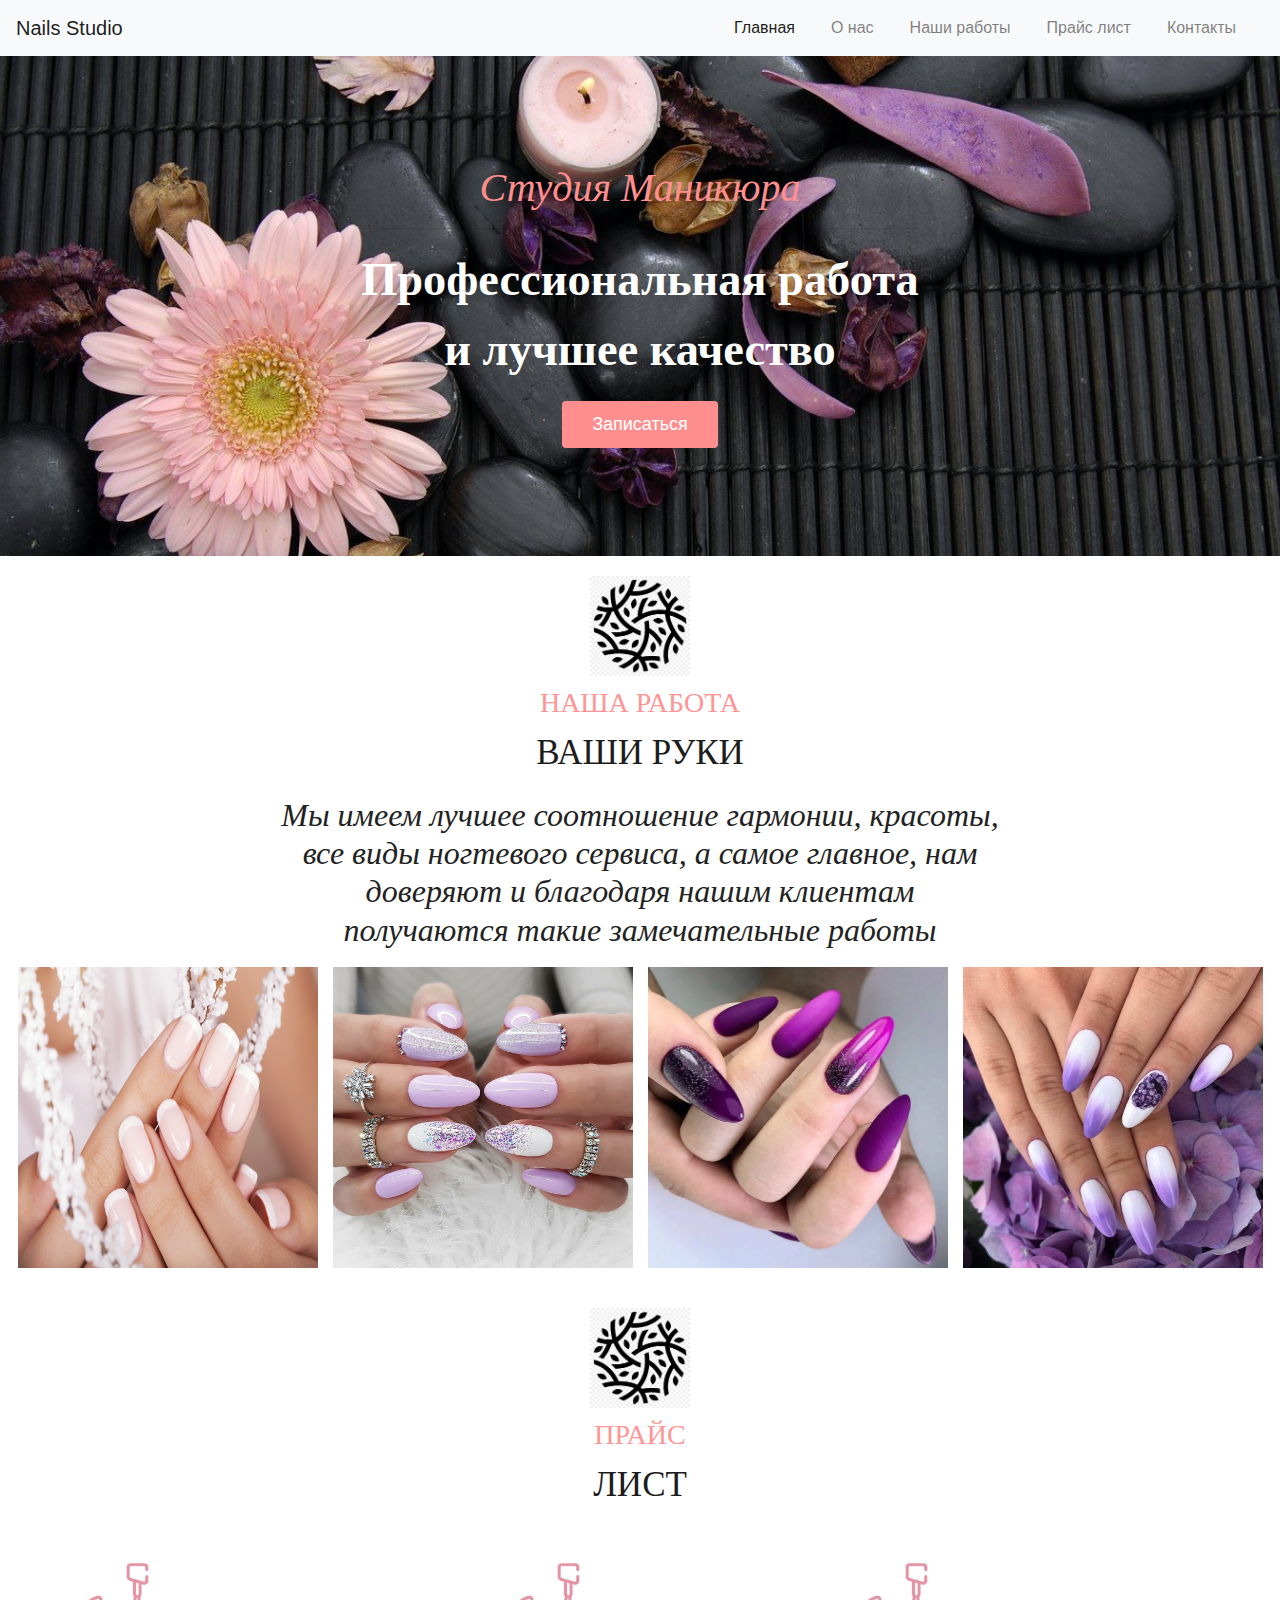
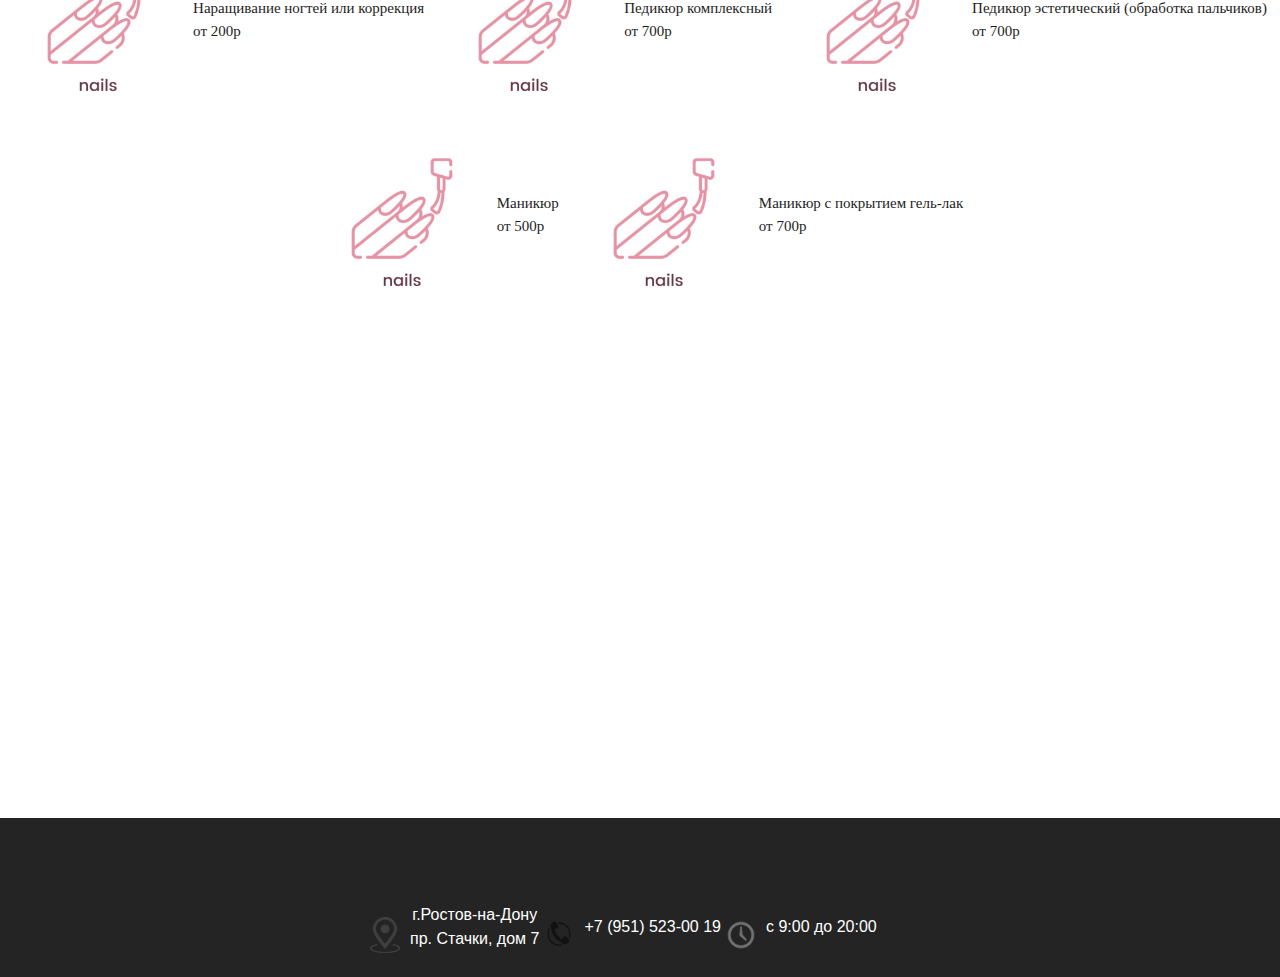
<file: index.html>
<!DOCTYPE html>
<html lang="en">
<head>
    <meta charset="UTF-8">
    <meta name="viewport" content="width=device-width, initial-scale=1.0">
    <title>Nails Studio</title>
    <link rel="stylesheet" href="https://stackpath.bootstrapcdn.com/bootstrap/4.5.2/css/bootstrap.min.css">
    <link rel="stylesheet" type="text/css" href="styles.css">
    <link rel="icon" href="1-1024x1024.png" type="image/x-icon">
</head>
<body>

<nav class="navbar navbar-expand-lg navbar-light bg-light fixed-top" style="margin-top: 0px !important">
    <a class="navbar-brand" href="#">Nails Studio</a>
    <button class="navbar-toggler" type="button" data-toggle="collapse" data-target="#navbarSupportedContent" aria-controls="navbarSupportedContent" aria-expanded="false" aria-label="Toggle navigation">
        <span class="navbar-toggler-icon"></span>
    </button>

    <div class="collapse navbar-collapse" id="navbarSupportedContent">
        <ul class="navbar-nav ml-auto">
            <li class="nav-item active">
                <a class="nav-link" href="#welcome-section">Главная</a>
            </li>
            <li class="nav-item">
                <a class="nav-link" href="#intro_text_1">О нас</a>
            </li>
            <li class="nav-item">
                <a class="nav-link" href="#gallery">Наши работы</a>
            </li>
            <li class="nav-item">
                <a class="nav-link" href="#price_text_1">Прайс лист</a>
            </li>
            <li class="nav-item">
                <a class="nav-link" href="#contact">Контакты</a>
            </li>
        </ul>
    </div>
</nav>

<div id="welcome-section" class="text-center" style="margin-top:3.5rem">
    <div class="welcome-text">
        <h2><em>Студия Маникюра</em></h2>
        <hr>
        <p><strong>Профессиональная работа <br> и лучшее качество</strong></p>
        <button id="openModal" class="btn btn-primary">Записаться</button>
    </div>
</div>

<div id="myModal" class="modal">
    <div class="modal-content">
        <span class="close">&times;</span>
        <h2>Записаться</h2>
        <form action="send_email.php" method="POST" id="appointmentForm">
            <label for="phoneNumber">Номер телефона:</label><br>
            <input type="tel" id="phoneNumber" name="phoneNumber" required><br>
            <label for="email">Email:</label><br>
            <input type="email" id="email" name="email" required><br><br>
            <input type="submit" value="Отправить" class="btn btn-primary">
        </form>
    </div>
</div>

<div id="intro_text_1" class="text-center">
    <div class="intro-content_text_1">
        <img src="origin-icon-tee-heal-the-world-foundation-logo-1439084.png" alt="Logo">
        <h3>НАША РАБОТА</h3>
    </div>
</div>

<div id="intro_text_2" class="text-center">
    <div class="intro-content_text_2">
        <p>ВАШИ РУКИ</p>
    </div>
</div>

<div id="intro" class="text-center">
    <div class="intro-content">
        <h2><em>Мы имеем лучшее соотношение гармонии, красоты, <br> все виды ногтевого сервиса, а самое главное, нам <br> доверяют и благодаря нашим клиентам <br> получаются такие замечательные работы</em></h2>
    </div>
</div>

<div id="gallery" class="text-center">
    <div class="gallery d-flex flex-wrap justify-content-around">
        <img src="1569265844_molochnyj-manikjur-31.jpg" alt="Manicure 1">
        <img src="1629823207_6-o-tendencii-com-p-manikyur-dizain-nezhnii-elegantnii-vesenni-6.jpg" alt="Manicure 2">
        <img src="1634776682_99-mykaleidoscope-ru-p-dizainerskii-manikyur-102.jpg" alt="Pedicure 2">
        <img src="045.jpg" alt="Pedicure 3">
    </div>
</div>

    <!-- Existing content -->
    <div id="price_text_1" class="text-center">
        <div class="price-content_text_1">
            <img src="origin-icon-tee-heal-the-world-foundation-logo-1439084.png" alt="Logo">
            <h3>ПРАЙС</h3>
        </div>
    </div>

    <div id="price_text_2" class="text-center">
        <div class="price-content_text_2">
            <p>ЛИСТ</p>
        </div>
    </div>

    <div class="price-list">
        <div class="price-gallery d-flex flex-wrap justify-content-center" id="priceGallery"></div>
    </div>
    <!-- Existing content -->

    <script>
        document.addEventListener('DOMContentLoaded', function() {
            fetch('price-list.json')
                .then(response => response.json())
                .then(data => {
                    const priceGallery = document.getElementById('priceGallery');
                    data.forEach(item => {
                        const priceItem = document.createElement('div');
                        priceItem.classList.add('price-item');
                        priceItem.innerHTML = `
                            <img src="${item.image}" alt="${item.description}">
                            <p>${item.description} <br> ${item.price}</p>
                        `;
                        priceGallery.appendChild(priceItem);
                    });
                })
                .catch(error => console.error('Error loading price list:', error));
        });
    </script>
<div id="contact" class="contact-info text-center">
    <div class="container">
        <div class="row">
            <div class="col-md-6 map-container">
                <iframe src="https://yandex.ru/map-widget/v1/?ll=39.687407%2C47.211000&mode=search&ol=geo&ouri=ymapsbm1%3A%2F%2Fgeo%3Fdata%3DCgg1NzMyNTkzNBJK0KDQvtGB0YHQuNGPLCDQoNC-0YHRgtC-0LIt0L3QsC3QlNC-0L3Rgywg0L_RgNC-0YHQv9C10LrRgiDQodGC0LDRh9C60LgsIDciCg3nvx5CFRDYPEI%2C&z=17.1" width="100%" height="400" frameborder="0" allowfullscreen="true"></iframe>
            </div>
            <div class="col-md-6 contact-details">
                <div class="contact-info-item">
                    <img src="document-clipart-disorderly-1.png" alt="Address">
                    <p>г.Ростов-на-Дону <br>пр. Стачки, дом 7</p>
                </div>
                <div class="contact-info-item">
                    <img src="1674332383_catherineasquithgallery-com-p-ikonka-telefon-seraya-foto-3.png" alt="Phone">
                    <p>+7 (951) 523-00 19</p>
                </div>
                <div class="contact-info-item">
                    <img src="gas-kvas-com-p-znachok-chasov-na-prozrachnom-fone-44.png" alt="Working Hours">
                    <p>с 9:00 до 20:00</p>
                    
                </div>
            </div>
        </div>
    </div>
</div>
<script src="modal.js"></script>
<script src="https://code.jquery.com/jquery-3.5.1.slim.min.js"></script>
<script src="https://cdn.jsdelivr.net/npm/@popperjs/core@2.5.4/dist/umd/popper.min.js"></script>
<script src="https://stackpath.bootstrapcdn.com/bootstrap/4.5.2/js/bootstrap.min.js"></script>

</body>
</html>
</file>
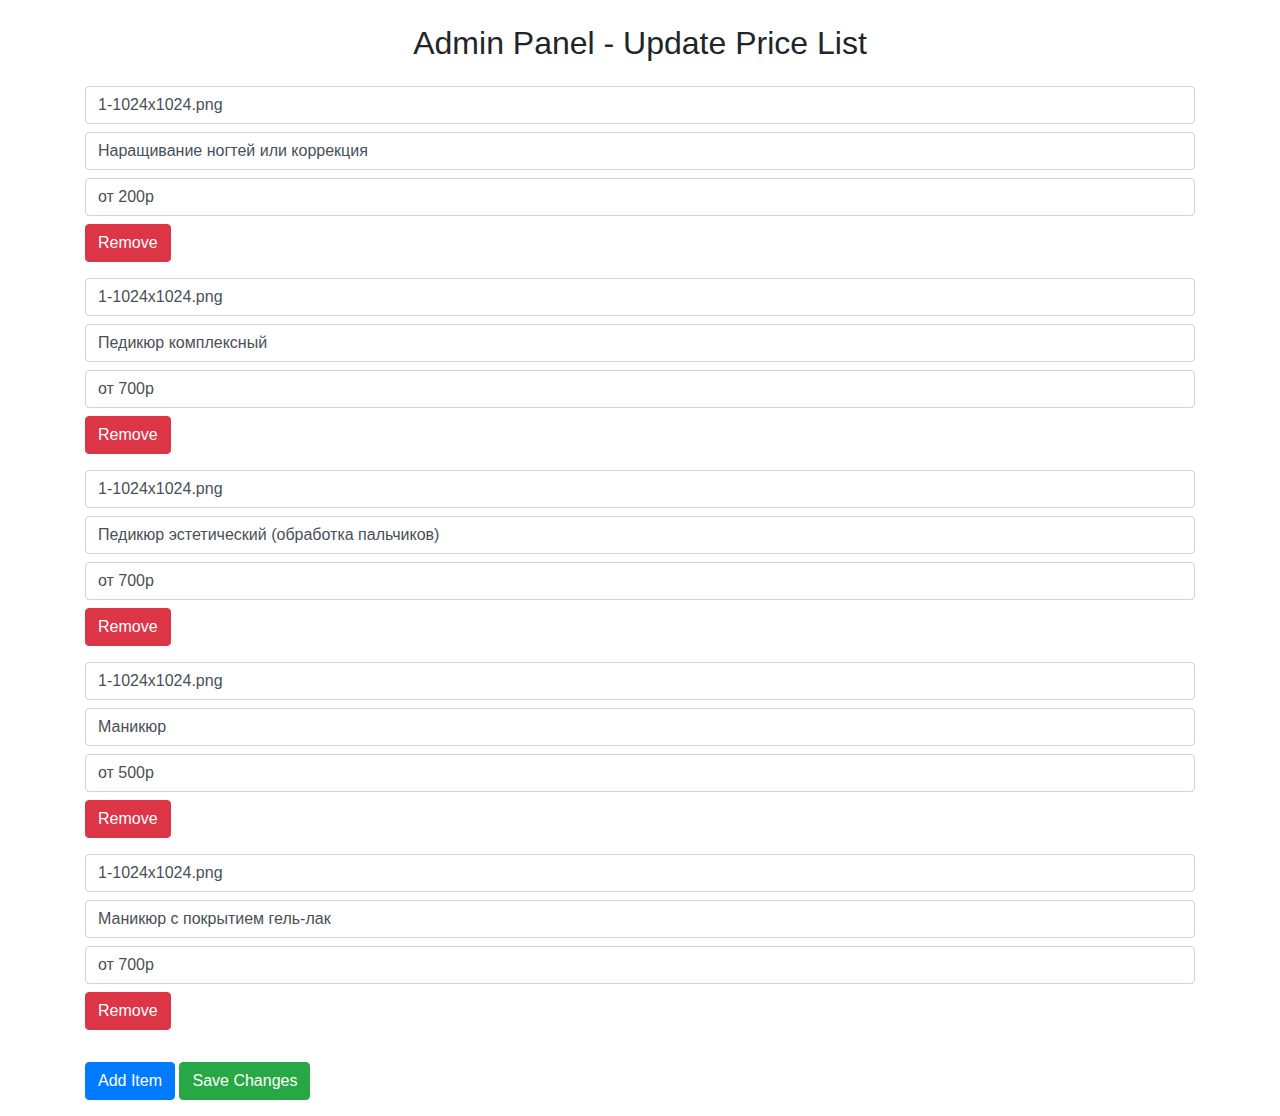
<file: admin.html>
<!DOCTYPE html>
<html lang="en">
<head>
    <meta charset="UTF-8">
    <meta name="viewport" content="width=device-width, initial-scale=1.0">
    <title>Admin - Nails Studio</title>
    <link rel="stylesheet" href="https://stackpath.bootstrapcdn.com/bootstrap/4.5.2/css/bootstrap.min.css">
</head>
<body>
    <div class="container">
        <h2 class="text-center my-4">Admin Panel - Update Price List</h2>
        <form id="priceForm">
            <div id="priceItems"></div>
            <button type="button" class="btn btn-primary my-3" onclick="addPriceItem()">Add Item</button>
            <button type="submit" class="btn btn-success">Save Changes</button>
        </form>
    </div>

    <script>
        const priceForm = document.getElementById('priceForm');
        const priceItems = document.getElementById('priceItems');

        function addPriceItem(item = {}) {
            const itemDiv = document.createElement('div');
            itemDiv.classList.add('form-group');
            itemDiv.innerHTML = `
                <input type="text" class="form-control my-2" name="image" placeholder="Image URL" value="${item.image || ''}" required>
                <input type="text" class="form-control my-2" name="description" placeholder="Description" value="${item.description || ''}" required>
                <input type="text" class="form-control my-2" name="price" placeholder="Price" value="${item.price || ''}" required>
                <button type="button" class="btn btn-danger" onclick="this.parentElement.remove()">Remove</button>
            `;
            priceItems.appendChild(itemDiv);
        }

        function loadPriceList() {
            fetch('price-list.json')
                .then(response => response.json())
                .then(data => {
                    data.forEach(addPriceItem);
                })
                .catch(error => console.error('Error loading price list:', error));
        }

        priceForm.addEventListener('submit', function(event) {
            event.preventDefault();
            const items = [];
            document.querySelectorAll('#priceItems .form-group').forEach(group => {
                const image = group.querySelector('[name="image"]').value;
                const description = group.querySelector('[name="description"]').value;
                const price = group.querySelector('[name="price"]').value;
                items.push({ image, description, price });
            });

            fetch('save_price_list.php', {
                method: 'POST',
                headers: {
                    'Content-Type': 'application/json'
                },
                body: JSON.stringify(items)
            })
            .then(response => {
                if (response.ok) {
                    alert('Price list updated successfully');
                } else {
                    alert('Error updating price list');
                }
            })
            .catch(error => console.error('Error saving price list:', error));
        });

        document.addEventListener('DOMContentLoaded', loadPriceList);
    </script>
</body>
</html>
</file>
<file: styles.css>
body {
    background-color: rgb(255, 255, 255); /* Белый фон */
    margin: 0px !important;
}
header {
    background-color: #ffffff;
    padding: 20px;
    text-align: center;
}
nav {
    margin-top: 20px;
}
nav ul {
    list-style-type: none;
    padding: 0;
    margin: 0;
    text-align: center;
}
nav ul li {
    display: inline;
    margin-right: 20px;
}
#discount-line {
    width: 100%;
    text-align: center;
    
    border-bottom: 2px solid rgb(255, 146, 146); /* Линия с толщиной 2px */
}
#discount-line p {
    background-color: white; /* Задний фон для текста */
    padding: 0 40px; /* Отступы для текста */
    position: relative;
    
    top: -5px; /* Сдвигаем текст вверх на 20px, чтобы он находился над линией */
}
#welcome-section {
    background-image: url('1614428055_91-p-temnii-fon-instagramma-102.jpg');
    background-size: cover;
    background-position: center;
    background-attachment: fixed;
    height: 500px; /* Высота блока с приветственным текстом */
    display: flex;
    justify-content: center;
    align-items: center;
    flex-direction: column;
    text-align: center;
}
.welcome-text h2 em {
    font-style: italic; /* Делаем текст курсивом */
    font-family: 'Bookman', serif;
    font-size: 40px; /* Уменьшаем размер текста */
    color: #ff8f8f;
}
.welcome-text p strong {
    font-weight: bold; /* Делаем текст жирным */
    font-family: 'Didot', serif; /* Меняем шрифт */
    font-size: 2.9rem; /* Увеличиваем размер текста */
    color: #ffffff;
}
.main.html{
    font-family: 'Didot', serif;
}
.welcome-text button {
    padding: 10px 30px;
    font-size: 18px;
    border: none;
    background-color: #ff8f8f;
    color: white;
    cursor: pointer;
    
}
.intro-content{
    font-family: 'Bookman', serif;
    font-size: 15px;
    text-align: center;
    color: #222222;
}
.intro-content_text_1
{
    font-family: 'Didot', serif;
    font-size: 40px;
    text-align: center;
    color: #ff9595;
}
.intro-content_text_2
{
    font-family: 'Didot', serif;
    font-size: 35px;
    text-align: center;
    color: #1d1d1d;
}
.intro-content_text_1,
.intro-content_text_2 {
    margin-bottom: 5px; /* Установите желаемое расстояние между блоками */
}

.gallery {
    display: flex;
    flex-wrap: wrap;
    justify-content: space-around;
    padding: 10px;
}

.intro-content_text_1 img{
    width: 100px;
    margin: 20px 5px 10px 5px;
}

.gallery img {
    width: 300px;
    margin: 0 5px 10px 5px;
}

.contact-info {
    background-color: #222222;

    text-align: center;

}

.price-content_text_1
{
    font-family: 'Didot', serif;
    font-size: 40px;
    text-align: center;
    color: #ff9595;
}
.price-content_text_2
{
    font-family: 'Bookman', serif;
    font-size: 35px;
    text-align: center;
    color: #1d1d1d;
}
.price-content_text_1 h3 {
    font-style: normal; /* Убираем курсив */
}
.price-content_text_2 p {
    font-style: normal; /* Убираем курсив */
}
.price-content_text_1 img{
    width: 100px;
    margin: 20px 5px 10px 5px;
}
#price-list {
    text-align: center;
    padding: 20px;
}
.price-gallery {
    display: flex;
    flex-wrap: wrap;
    justify-content: center;
}
.price-item {
    margin: 15px 10px 10px 10px;
    display: flex;
    font-family: 'Didot', serif;
    font-size: 35px;
    align-items: center;
}
.price-item img {
    width: 170px;
    height: 170px;
    margin-right: 10px; /* Отступ между изображением и текстом */
}
.price-item p {
    font-size: 14px;
    font-family: 'Didot', serif;
    font-size: 15px;
    color: #1d1d1d;
}
.contact-info {
    background-color: #242424;
    text-align: center;
    max-width: 100%; /* Максимальная ширина блока контактной информации */
    margin: 500px auto 0; /* Увеличиваем верхний отступ */
}
.contact-content {
    display: flex;
    flex-direction: column;
}
.map-container {
    margin-bottom: 20px; /* Отступ между картой и текстом */
    margin-top: -700px; /* Добавляем небольшой отрицательный отступ сверху */
}
.contact-details {
    display: flex;
    flex-direction: row;
    margin: 0 auto; /* Это центрирует контейнер по горизонтали */
    max-width: 2000px; /* Можете установить максимальную ширину по вашему усмотрению */
}
.contact-info-item {
    display: flex;
    align-items: center;
    margin-bottom: 10px; /* Добавим небольшой отступ между каждым блоком информации */
}
.contact-info-item img {
    width: 30px; /* Размер изображения, который вы хотите */
    margin-right: 10px; /* Отступ между изображением и текстом */
}
.contact-info-item p {
    color: rgb(255, 255, 255);
    margin-right: 5px; /* Добавляем отступ справа для каждого текстового блока */
    
    
}
.contact-details p:not(:last-child) {
    margin-bottom: 30px; /* Отступ между параграфами */
    position: center;
}
.modal {
    display: none;
    position: fixed; /* Используем фиксированное позиционирование */
    z-index: 1;
    left: 50%; /* Располагаем модальное окно по центру горизонтально */
    top: 50%; /* Располагаем модальное окно по центру вертикально */
    transform: translate(-50%, -50%); /* Центрируем модальное окно */
    width: 400px;
    height: 400px;
    overflow: auto;
    background-color: transparent;
}


.modal-content {
    background-color: #ffffff;
    margin: auto;
    padding: 20px;
    border: 2px solid #ffb4b4;
    width: 80%;
    position: relative; /* Устанавливаем относительное позиционирование для модального контента */
}

.close {
    color: #ffb8b8;
    position: absolute; /* Позиционируем кнопку закрытия абсолютно */
    top: 10px;
    right: 10px;
    font-size: 28px;
    font-weight: bold;
}

.close:hover,
.close:focus {
    color: #ffffff;
    text-decoration: none;
    cursor: pointer;
}
.footer {
    background-color: #3d3d3d; /* Серый цвет футера */
    padding: 20px;
    position: absolute; /* Позиционируем футер абсолютно */
    bottom: 0; /* Размещаем футер внизу страницы */
    width: 100%; /* Футер занимает всю ширину страницы */
    z-index: 1; /* Устанавливаем z-index, чтобы футер был выше карты */
}


.map-container {
    margin-top: -30%; /* Отрицательный верхний отступ для карты, чтобы она была под футером */
    margin-left: 25%;
}

.col-md-6 map-container{
    position: center;
}

@media only screen and (max-width: 767px) {
    
    .map-container {
    margin-top: -30%; /* Отрицательный верхний отступ для карты, чтобы она была под футером */
     margin-left: 0%;
}
}

@media only screen and (max-width: 420px){
    .welcome-text p strong {
    font-weight: bold;
    font-family: 'Didot', serif;
    font-size: 2.1rem !important;
    color: #ffffff;
}
}
</file>
